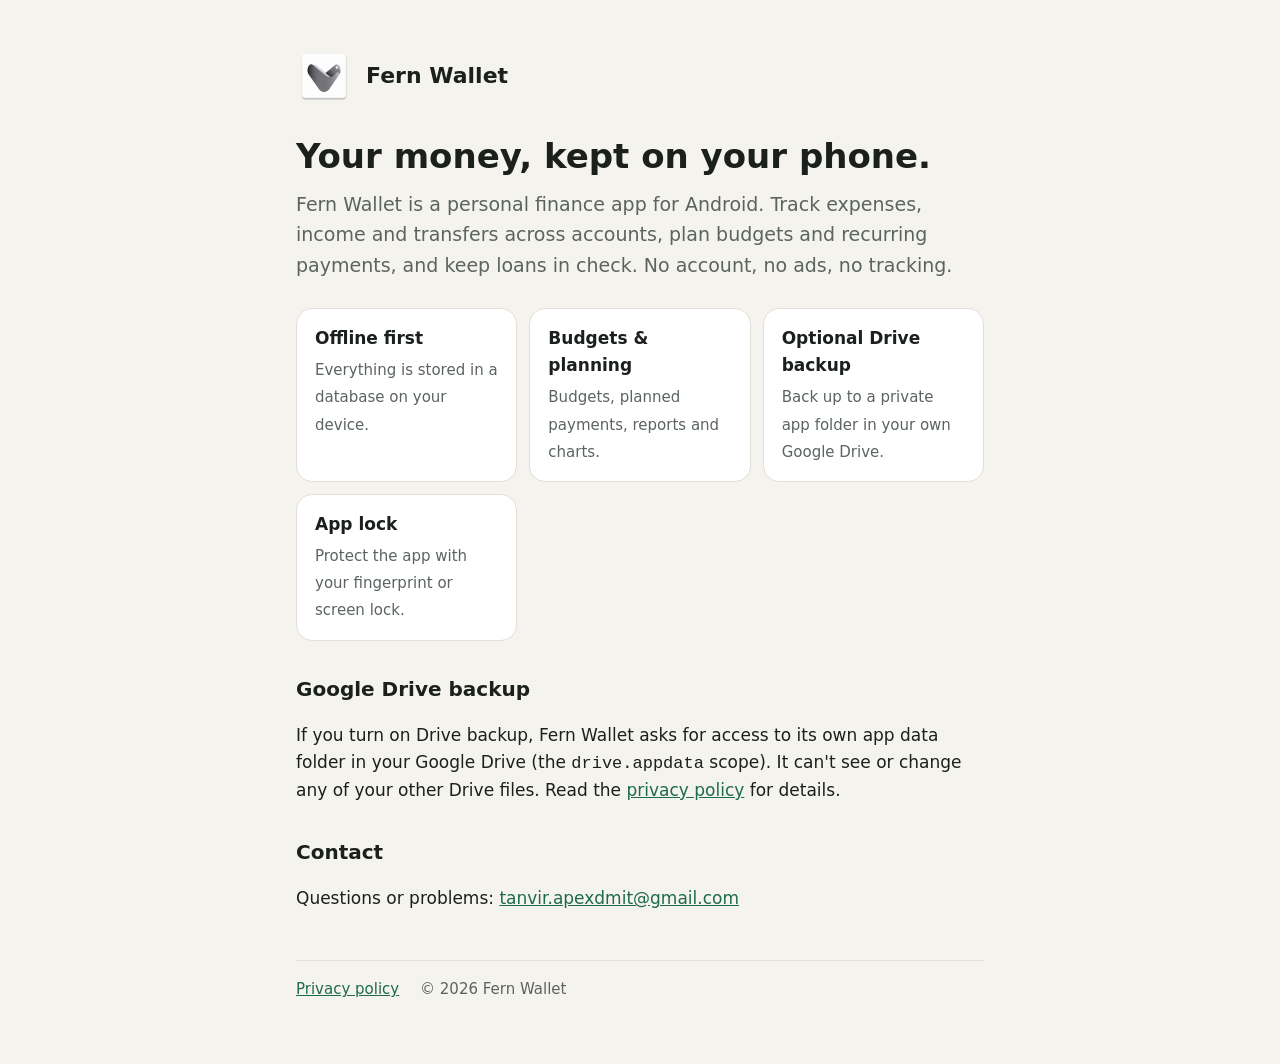
<file: index.html>
<!doctype html>
<html lang="en">
  <head>
    <meta charset="utf-8" />
    <meta name="viewport" content="width=device-width, initial-scale=1" />
    <title>Fern Wallet</title>
    <meta name="description" content="Fern Wallet: a private, offline-first money manager for Android." />
    <link rel="icon" type="image/png" href="favicon.png" />
    <link rel="stylesheet" href="style.css" />
  </head>
  <body>
    <main>
      <header>
        <img src="icon.png" alt="" />
        <a href="./">Fern Wallet</a>
      </header>

      <h1>Your money, kept on your phone.</h1>
      <p class="lead">
        Fern Wallet is a personal finance app for Android. Track expenses, income and transfers across
        accounts, plan budgets and recurring payments, and keep loans in check. No account, no ads, no
        tracking.
      </p>

      <div class="cards">
        <div class="card">
          <strong>Offline first</strong>
          <span>Everything is stored in a database on your device.</span>
        </div>
        <div class="card">
          <strong>Budgets &amp; planning</strong>
          <span>Budgets, planned payments, reports and charts.</span>
        </div>
        <div class="card">
          <strong>Optional Drive backup</strong>
          <span>Back up to a private app folder in your own Google Drive.</span>
        </div>
        <div class="card">
          <strong>App lock</strong>
          <span>Protect the app with your fingerprint or screen lock.</span>
        </div>
      </div>

      <h2>Google Drive backup</h2>
      <p>
        If you turn on Drive backup, Fern Wallet asks for access to its own app data folder in your Google
        Drive (the <code>drive.appdata</code> scope). It can't see or change any of your other Drive
        files. Read the <a href="privacy.html">privacy policy</a> for details.
      </p>

      <h2>Contact</h2>
      <p>Questions or problems: <a href="mailto:tanvir.apexdmit@gmail.com">tanvir.apexdmit@gmail.com</a></p>

      <footer>
        <a href="privacy.html">Privacy policy</a>
        <span>© 2026 Fern Wallet</span>
      </footer>
    </main>
  </body>
</html>
</file>
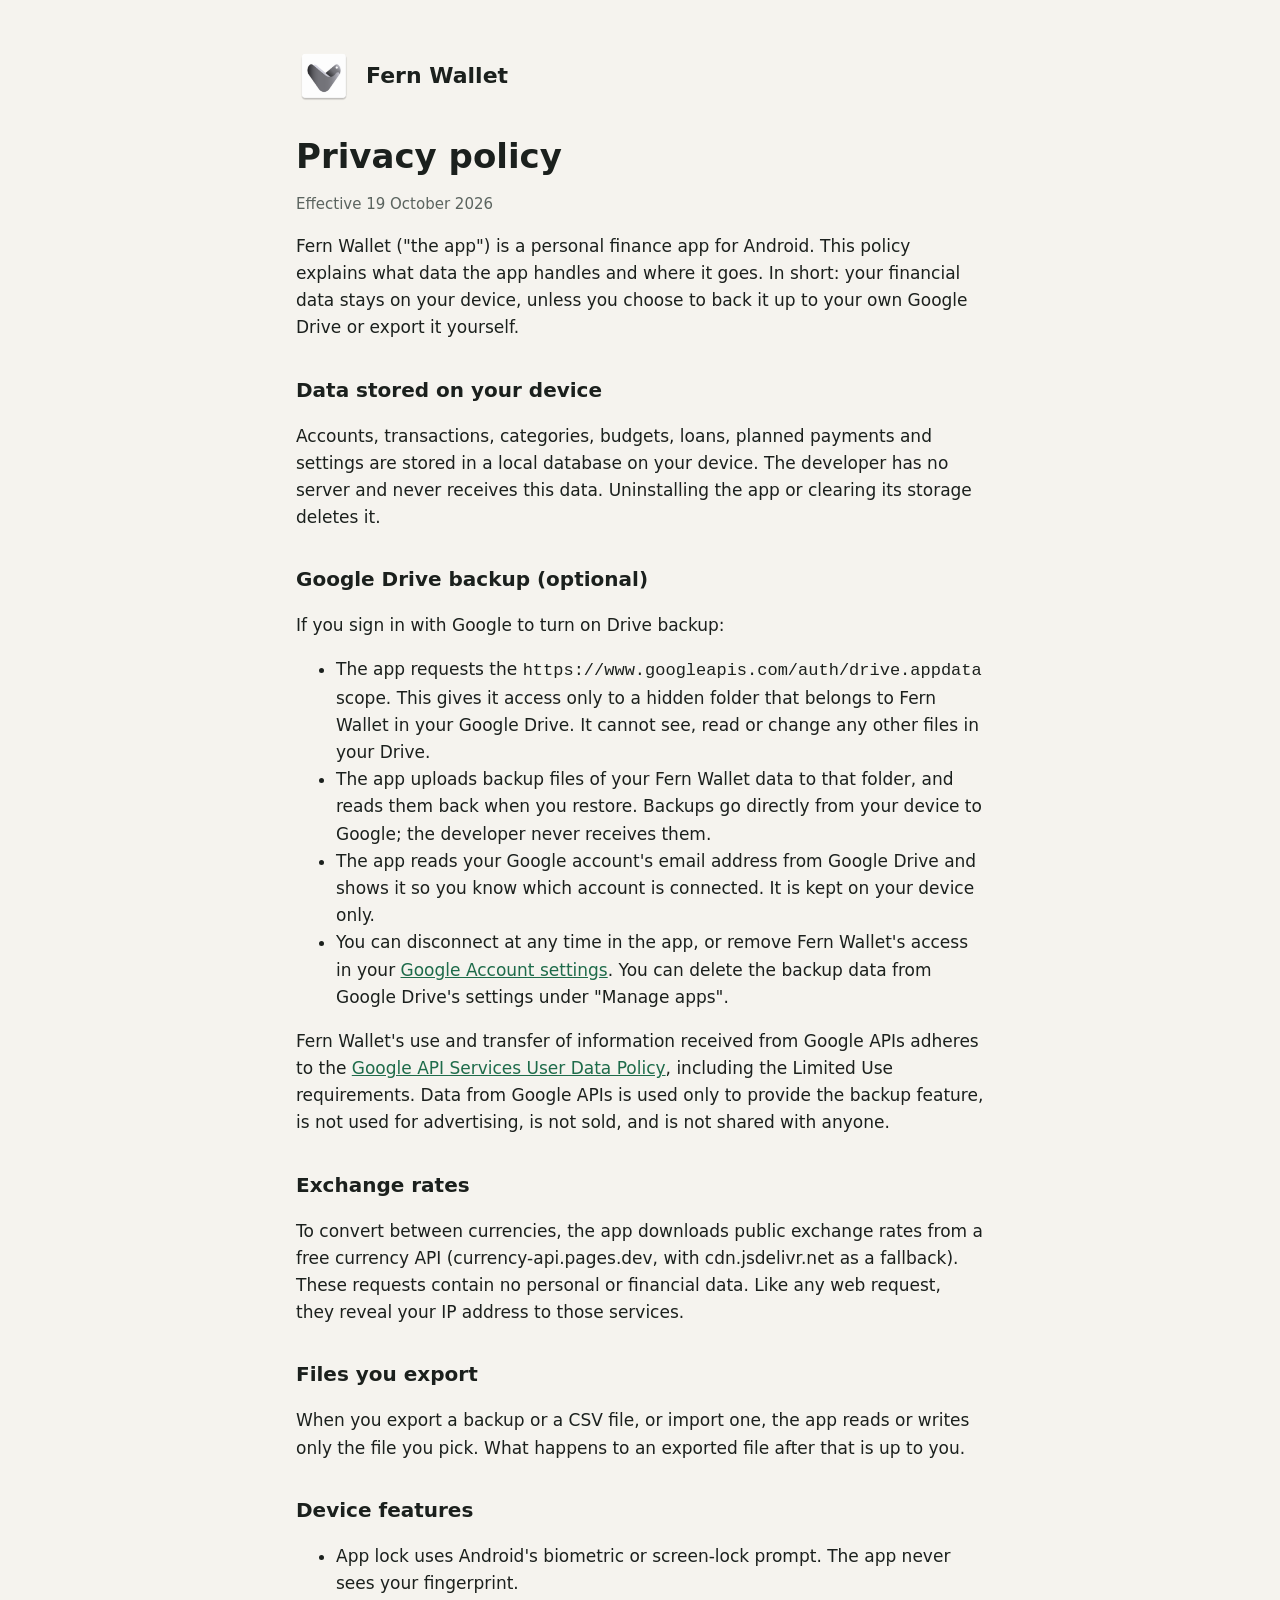
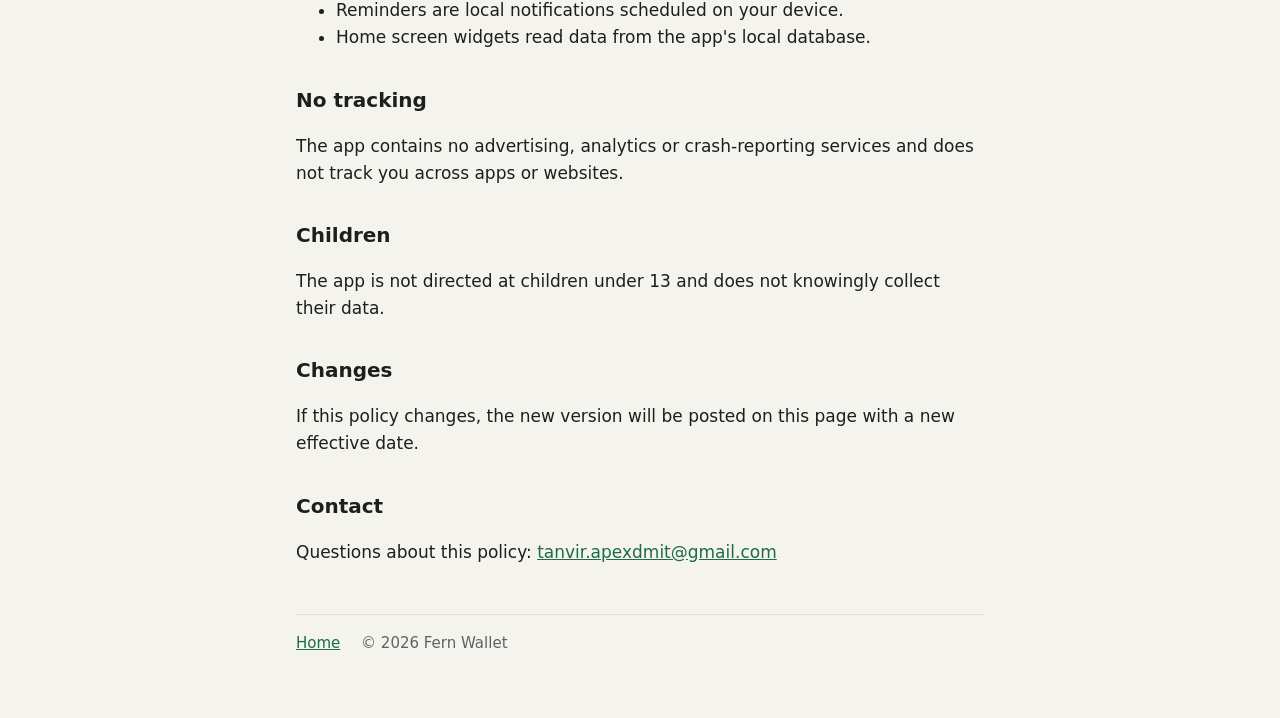
<file: privacy.html>
<!doctype html>
<html lang="en">
  <head>
    <meta charset="utf-8" />
    <meta name="viewport" content="width=device-width, initial-scale=1" />
    <title>Fern Wallet Privacy Policy</title>
    <meta name="description" content="How Fern Wallet handles your data." />
    <link rel="icon" type="image/png" href="favicon.png" />
    <link rel="stylesheet" href="style.css" />
  </head>
  <body>
    <main>
      <header>
        <img src="icon.png" alt="" />
        <a href="./">Fern Wallet</a>
      </header>

      <h1>Privacy policy</h1>
      <p class="muted">Effective 19 October 2026</p>

      <p>
        Fern Wallet ("the app") is a personal finance app for Android. This policy explains what data the
        app handles and where it goes. In short: your financial data stays on your device, unless you choose
        to back it up to your own Google Drive or export it yourself.
      </p>

      <h2>Data stored on your device</h2>
      <p>
        Accounts, transactions, categories, budgets, loans, planned payments and settings are stored in a
        local database on your device. The developer has no server and never receives this data. Uninstalling
        the app or clearing its storage deletes it.
      </p>

      <h2>Google Drive backup (optional)</h2>
      <p>If you sign in with Google to turn on Drive backup:</p>
      <ul>
        <li>
          The app requests the <code>https://www.googleapis.com/auth/drive.appdata</code> scope. This gives it
          access only to a hidden folder that belongs to Fern Wallet in your Google Drive. It cannot see, read
          or change any other files in your Drive.
        </li>
        <li>
          The app uploads backup files of your Fern Wallet data to that folder, and reads them back when you
          restore. Backups go directly from your device to Google; the developer never receives them.
        </li>
        <li>
          The app reads your Google account's email address from Google Drive and shows it so you know which
          account is connected. It is kept on your device only.
        </li>
        <li>
          You can disconnect at any time in the app, or remove Fern Wallet's access in your
          <a href="https://myaccount.google.com/permissions">Google Account settings</a>. You can delete the
          backup data from Google Drive's settings under "Manage apps".
        </li>
      </ul>
      <p>
        Fern Wallet's use and transfer of information received from Google APIs adheres to the
        <a href="https://developers.google.com/terms/api-services-user-data-policy">Google API Services User
          Data Policy</a>, including the Limited Use requirements. Data from Google APIs is used only to provide
        the backup feature, is not used for advertising, is not sold, and is not shared with anyone.
      </p>

      <h2>Exchange rates</h2>
      <p>
        To convert between currencies, the app downloads public exchange rates from a free currency API
        (currency-api.pages.dev, with cdn.jsdelivr.net as a fallback). These requests contain no personal or
        financial data. Like any web request, they reveal your IP address to those services.
      </p>

      <h2>Files you export</h2>
      <p>
        When you export a backup or a CSV file, or import one, the app reads or writes only the file you pick.
        What happens to an exported file after that is up to you.
      </p>

      <h2>Device features</h2>
      <ul>
        <li>App lock uses Android's biometric or screen-lock prompt. The app never sees your fingerprint.</li>
        <li>Reminders are local notifications scheduled on your device.</li>
        <li>Home screen widgets read data from the app's local database.</li>
      </ul>

      <h2>No tracking</h2>
      <p>
        The app contains no advertising, analytics or crash-reporting services and does not track you across
        apps or websites.
      </p>

      <h2>Children</h2>
      <p>The app is not directed at children under 13 and does not knowingly collect their data.</p>

      <h2>Changes</h2>
      <p>
        If this policy changes, the new version will be posted on this page with a new effective date.
      </p>

      <h2>Contact</h2>
      <p>
        Questions about this policy:
        <a href="mailto:tanvir.apexdmit@gmail.com">tanvir.apexdmit@gmail.com</a>
      </p>

      <footer>
        <a href="./">Home</a>
        <span>© 2026 Fern Wallet</span>
      </footer>
    </main>
  </body>
</html>
</file>
<file: style.css>
:root {
  --bg: #f5f3ee;
  --surface: #ffffff;
  --text: #1b201d;
  --muted: #5b645f;
  --border: #e3dfd6;
  --primary: #1e6b4a;
  --primary-soft: #dcebe2;
}

@media (prefers-color-scheme: dark) {
  :root {
    --bg: #0e1311;
    --surface: #161c19;
    --text: #e8ece9;
    --muted: #9aa49e;
    --border: #26302b;
    --primary: #62c595;
    --primary-soft: #183a2b;
  }
}

* {
  box-sizing: border-box;
}

body {
  margin: 0;
  background: var(--bg);
  color: var(--text);
  font: 17px/1.6 'Manrope', system-ui, -apple-system, 'Segoe UI', Roboto, sans-serif;
}

main {
  max-width: 720px;
  margin: 0 auto;
  padding: 48px 16px 64px;
}

header {
  display: flex;
  align-items: center;
  gap: 14px;
  margin-bottom: 32px;
}

header img {
  width: 56px;
  height: 56px;
  border-radius: 14px;
}

header a {
  color: inherit;
  text-decoration: none;
  font-weight: 700;
  font-size: 22px;
}

h1 {
  font-size: 34px;
  line-height: 1.2;
  margin: 0 0 12px;
}

h2 {
  font-size: 20px;
  margin: 32px 0 8px;
}

p,
li {
  color: var(--text);
}

.lead {
  font-size: 19px;
  color: var(--muted);
  margin: 0 0 28px;
}

.muted {
  color: var(--muted);
  font-size: 15px;
}

a {
  color: var(--primary);
}

.cards {
  display: grid;
  grid-template-columns: repeat(auto-fit, minmax(200px, 1fr));
  gap: 12px;
  margin: 24px 0;
}

.card {
  background: var(--surface);
  border: 1px solid var(--border);
  border-radius: 16px;
  padding: 16px 18px;
}

.card strong {
  display: block;
  margin-bottom: 4px;
}

.card span {
  color: var(--muted);
  font-size: 15px;
}

footer {
  margin-top: 48px;
  padding-top: 16px;
  border-top: 1px solid var(--border);
  color: var(--muted);
  font-size: 15px;
}

footer a {
  margin-right: 16px;
}
</file>
